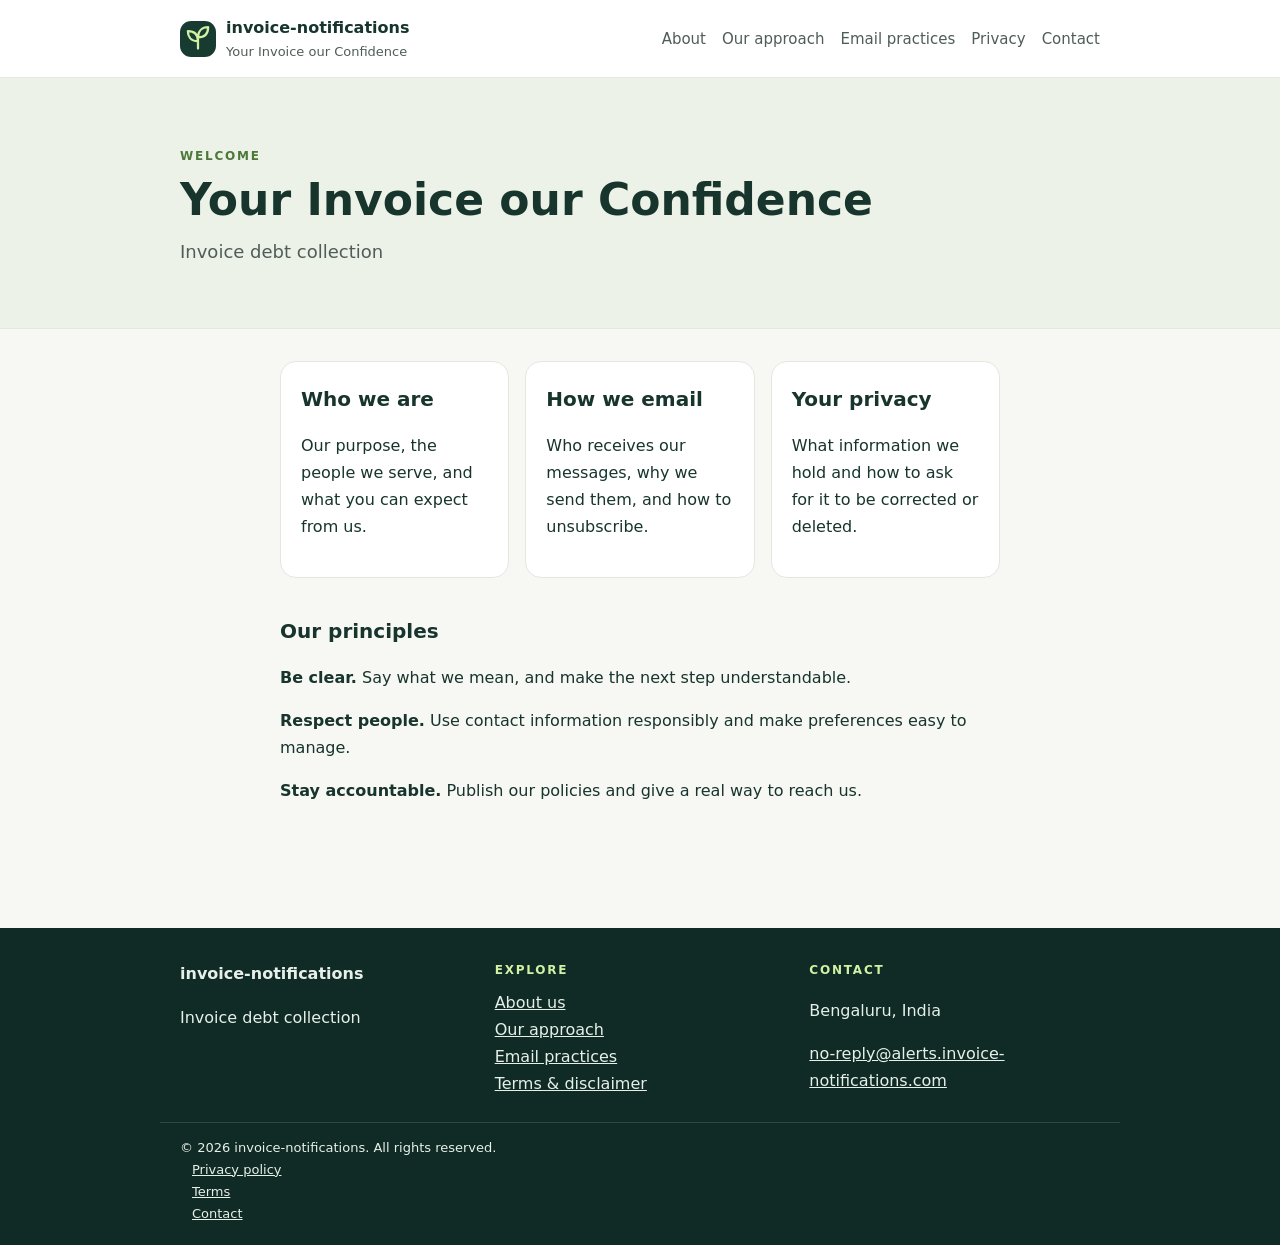
<file: index.html>
<!doctype html>
<html lang="en">
<head>
<meta charset="utf-8">
<meta name="viewport" content="width=device-width, initial-scale=1">
<title>Home | invoice-notifications</title>
<meta name="description" content="Invoice debt collection">
<link rel="canonical" href="https://invoice-notifications.com/">
<link rel="icon" type="image/svg+xml" href="/favicon.svg">
<link rel="stylesheet" href="/style.css">
</head>
<body>
<a class="skip" href="#main">Skip to content</a>
<header class="site"><div class="wrap bar">
  <a class="brand" href="/"><img src="/favicon.svg" alt="" width="36" height="36"><span><strong>invoice-notifications</strong><small>Your Invoice our Confidence</small></span></a>
  <nav aria-label="Main"><a href="/about.html">About</a><a href="/approach.html">Our approach</a><a href="/email-practices.html">Email practices</a><a href="/privacy.html">Privacy</a><a href="/contact.html">Contact</a></nav>
</div></header>
<main id="main">
<section class="intro"><div class="wrap">
  <p class="eyebrow">Welcome</p>
  <h1>Your Invoice our Confidence</h1>
  <p class="lead">Invoice debt collection</p>
</div></section>
<div class="wrap content">
<div class="cards"><a class="card" href="/about"><h2>Who we are</h2><p>Our purpose, the people we serve, and what you can expect from us.</p></a><a class="card" href="/email-practices"><h2>How we email</h2><p>Who receives our messages, why we send them, and how to unsubscribe.</p></a><a class="card" href="/privacy"><h2>Your privacy</h2><p>What information we hold and how to ask for it to be corrected or deleted.</p></a></div><section><h2>Our principles</h2><p><strong>Be clear.</strong> Say what we mean, and make the next step understandable.</p><p><strong>Respect people.</strong> Use contact information responsibly and make preferences easy to manage.</p><p><strong>Stay accountable.</strong> Publish our policies and give a real way to reach us.</p></section>
</div>
</main>
<footer class="site"><div class="wrap cols">
  <div><strong>invoice-notifications</strong><p>Invoice debt collection</p></div>
  <div><p class="eyebrow">Explore</p><a href="/about">About us</a><a href="/approach">Our approach</a><a href="/email-practices">Email practices</a><a href="/terms">Terms &amp; disclaimer</a></div>
  <div><p class="eyebrow">Contact</p><p>Bengaluru, India</p><a href="mailto:no-reply@alerts.invoice-notifications.com">no-reply@alerts.invoice-notifications.com</a></div>
</div><div class="wrap legal">&copy; 2026 invoice-notifications. All rights reserved. <a href="/privacy">Privacy policy</a> <a href="/terms">Terms</a> <a href="/contact">Contact</a></div></footer>
</body>
</html>
</file>
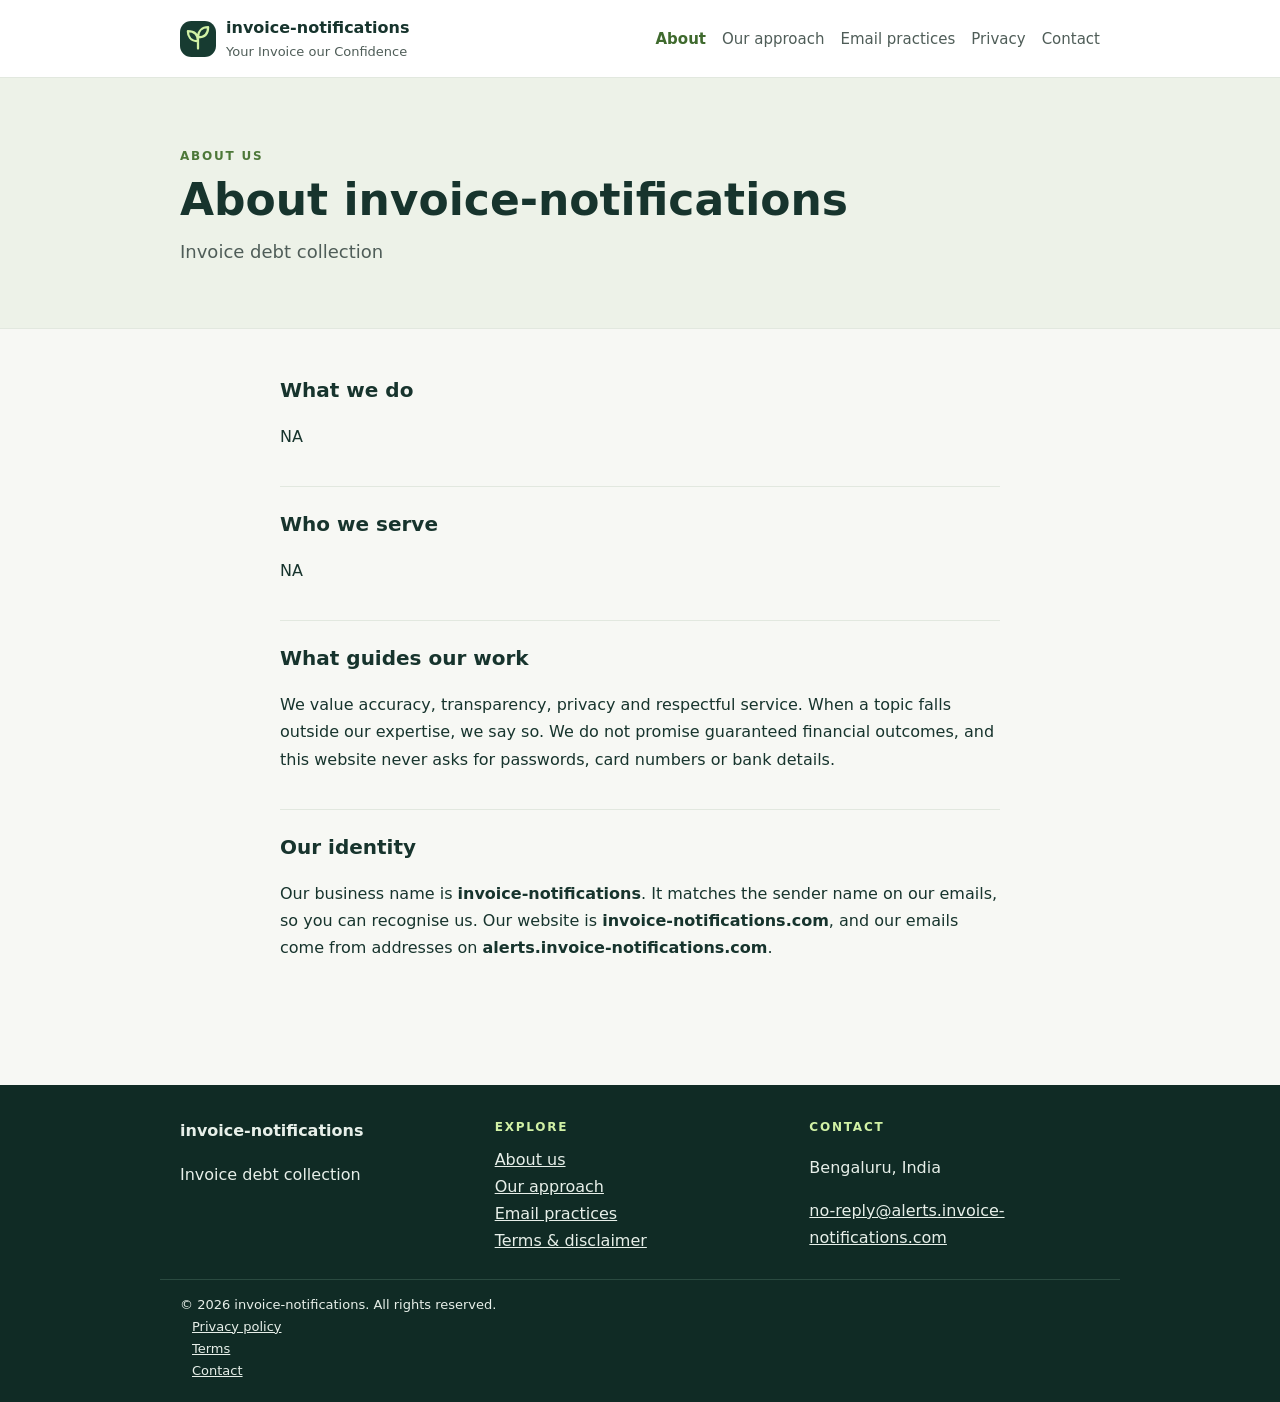
<file: about.html>
<!doctype html>
<html lang="en">
<head>
<meta charset="utf-8">
<meta name="viewport" content="width=device-width, initial-scale=1">
<title>About us | invoice-notifications</title>
<meta name="description" content="Who invoice-notifications is, what we do and who we serve.">
<link rel="canonical" href="https://invoice-notifications.com/about">
<link rel="icon" type="image/svg+xml" href="/favicon.svg">
<link rel="stylesheet" href="/style.css">
</head>
<body>
<a class="skip" href="#main">Skip to content</a>
<header class="site"><div class="wrap bar">
  <a class="brand" href="/"><img src="/favicon.svg" alt="" width="36" height="36"><span><strong>invoice-notifications</strong><small>Your Invoice our Confidence</small></span></a>
  <nav aria-label="Main"><a href="/about.html" aria-current="page">About</a><a href="/approach.html">Our approach</a><a href="/email-practices.html">Email practices</a><a href="/privacy.html">Privacy</a><a href="/contact.html">Contact</a></nav>
</div></header>
<main id="main">
<section class="intro"><div class="wrap">
  <p class="eyebrow">About us</p>
  <h1>About invoice-notifications</h1>
  <p class="lead">Invoice debt collection</p>
</div></section>
<div class="wrap content">
<section><h2>What we do</h2><p>NA</p></section><section><h2>Who we serve</h2><p>NA</p></section><section><h2>What guides our work</h2><p>We value accuracy, transparency, privacy and respectful service. When a topic falls outside our expertise, we say so. We do not promise guaranteed financial outcomes, and this website never asks for passwords, card numbers or bank details.</p></section><section><h2>Our identity</h2><p>Our business name is <strong>invoice-notifications</strong>. It matches the sender name on our emails, so you can recognise us. Our website is <strong>invoice-notifications.com</strong>, and our emails come from addresses on <strong>alerts.invoice-notifications.com</strong>.</p></section>
</div>
</main>
<footer class="site"><div class="wrap cols">
  <div><strong>invoice-notifications</strong><p>Invoice debt collection</p></div>
  <div><p class="eyebrow">Explore</p><a href="/about">About us</a><a href="/approach">Our approach</a><a href="/email-practices">Email practices</a><a href="/terms">Terms &amp; disclaimer</a></div>
  <div><p class="eyebrow">Contact</p><p>Bengaluru, India</p><a href="mailto:no-reply@alerts.invoice-notifications.com">no-reply@alerts.invoice-notifications.com</a></div>
</div><div class="wrap legal">&copy; 2026 invoice-notifications. All rights reserved. <a href="/privacy">Privacy policy</a> <a href="/terms">Terms</a> <a href="/contact">Contact</a></div></footer>
</body>
</html>
</file>
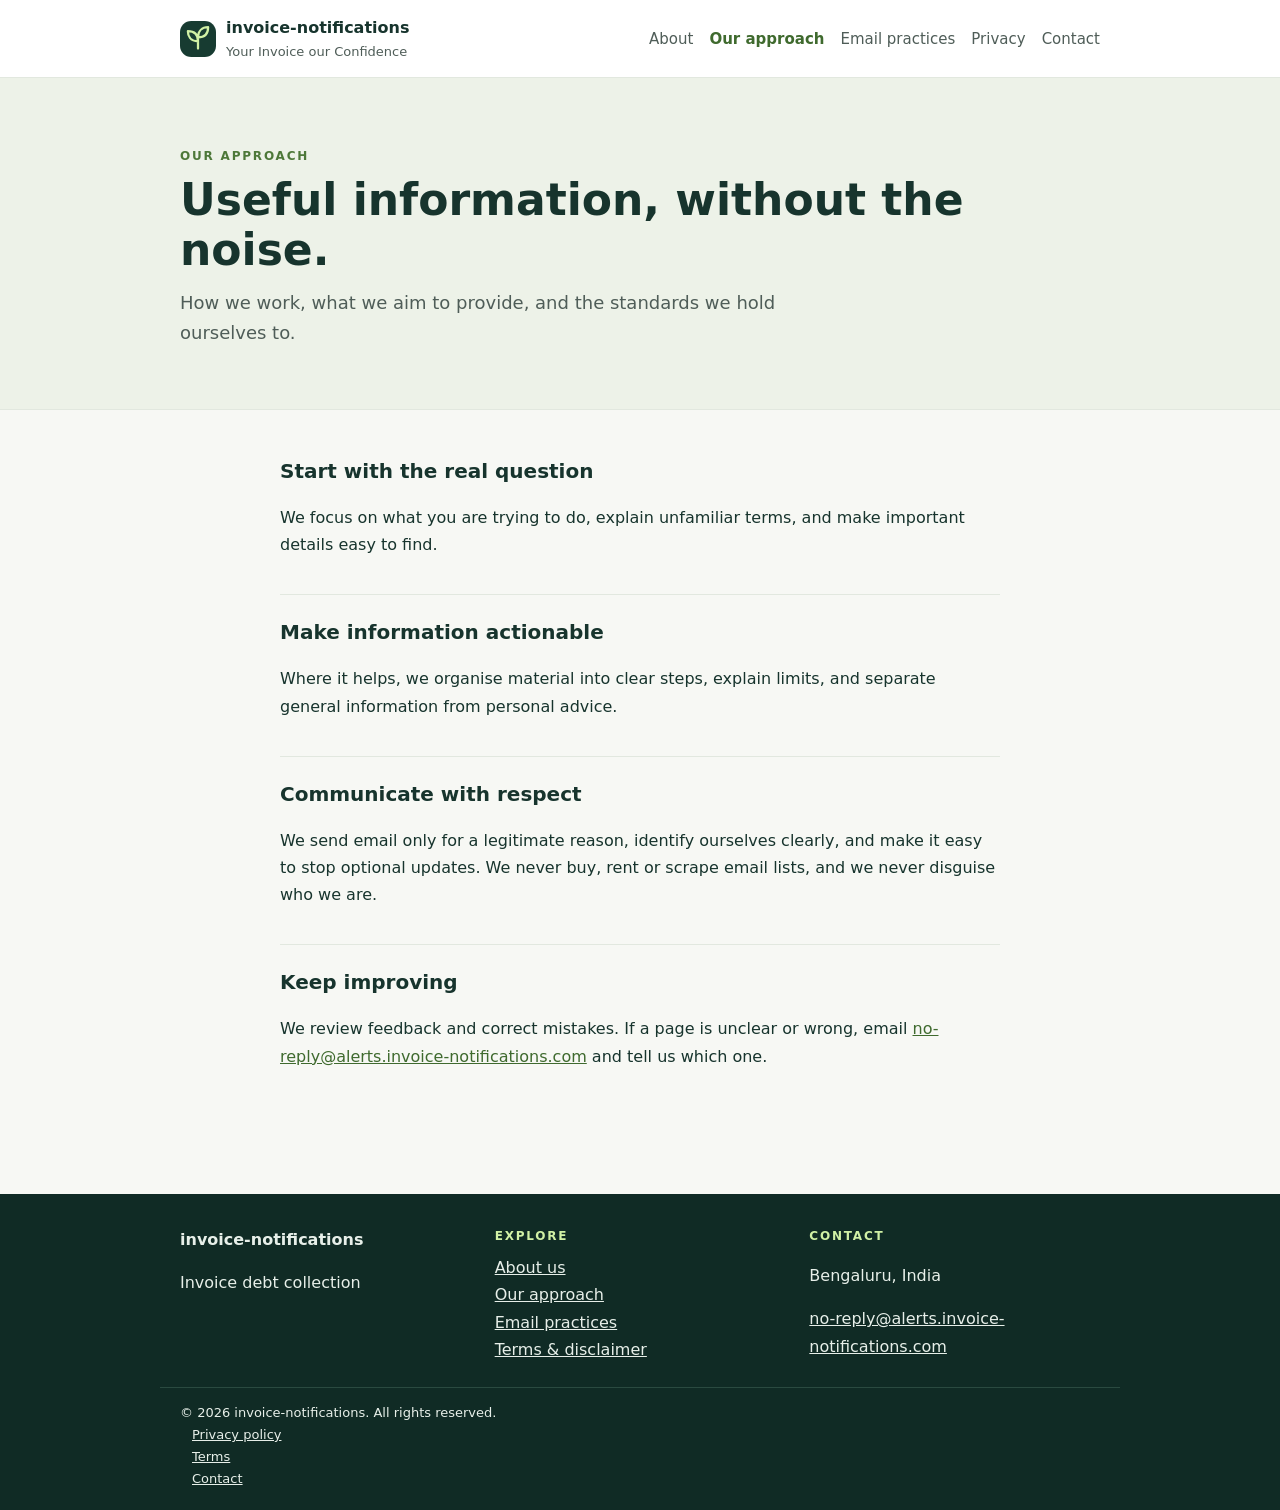
<file: approach.html>
<!doctype html>
<html lang="en">
<head>
<meta charset="utf-8">
<meta name="viewport" content="width=device-width, initial-scale=1">
<title>Our approach | invoice-notifications</title>
<meta name="description" content="How invoice-notifications works and the standards we keep.">
<link rel="canonical" href="https://invoice-notifications.com/approach">
<link rel="icon" type="image/svg+xml" href="/favicon.svg">
<link rel="stylesheet" href="/style.css">
</head>
<body>
<a class="skip" href="#main">Skip to content</a>
<header class="site"><div class="wrap bar">
  <a class="brand" href="/"><img src="/favicon.svg" alt="" width="36" height="36"><span><strong>invoice-notifications</strong><small>Your Invoice our Confidence</small></span></a>
  <nav aria-label="Main"><a href="/about.html">About</a><a href="/approach.html" aria-current="page">Our approach</a><a href="/email-practices.html">Email practices</a><a href="/privacy.html">Privacy</a><a href="/contact.html">Contact</a></nav>
</div></header>
<main id="main">
<section class="intro"><div class="wrap">
  <p class="eyebrow">Our approach</p>
  <h1>Useful information, without the noise.</h1>
  <p class="lead">How we work, what we aim to provide, and the standards we hold ourselves to.</p>
</div></section>
<div class="wrap content">
<section><h2>Start with the real question</h2><p>We focus on what you are trying to do, explain unfamiliar terms, and make important details easy to find.</p></section><section><h2>Make information actionable</h2><p>Where it helps, we organise material into clear steps, explain limits, and separate general information from personal advice.</p></section><section><h2>Communicate with respect</h2><p>We send email only for a legitimate reason, identify ourselves clearly, and make it easy to stop optional updates. We never buy, rent or scrape email lists, and we never disguise who we are.</p></section><section><h2>Keep improving</h2><p>We review feedback and correct mistakes. If a page is unclear or wrong, email <a href="mailto:no-reply@alerts.invoice-notifications.com">no-reply@alerts.invoice-notifications.com</a> and tell us which one.</p></section>
</div>
</main>
<footer class="site"><div class="wrap cols">
  <div><strong>invoice-notifications</strong><p>Invoice debt collection</p></div>
  <div><p class="eyebrow">Explore</p><a href="/about">About us</a><a href="/approach">Our approach</a><a href="/email-practices">Email practices</a><a href="/terms">Terms &amp; disclaimer</a></div>
  <div><p class="eyebrow">Contact</p><p>Bengaluru, India</p><a href="mailto:no-reply@alerts.invoice-notifications.com">no-reply@alerts.invoice-notifications.com</a></div>
</div><div class="wrap legal">&copy; 2026 invoice-notifications. All rights reserved. <a href="/privacy">Privacy policy</a> <a href="/terms">Terms</a> <a href="/contact">Contact</a></div></footer>
</body>
</html>
</file>
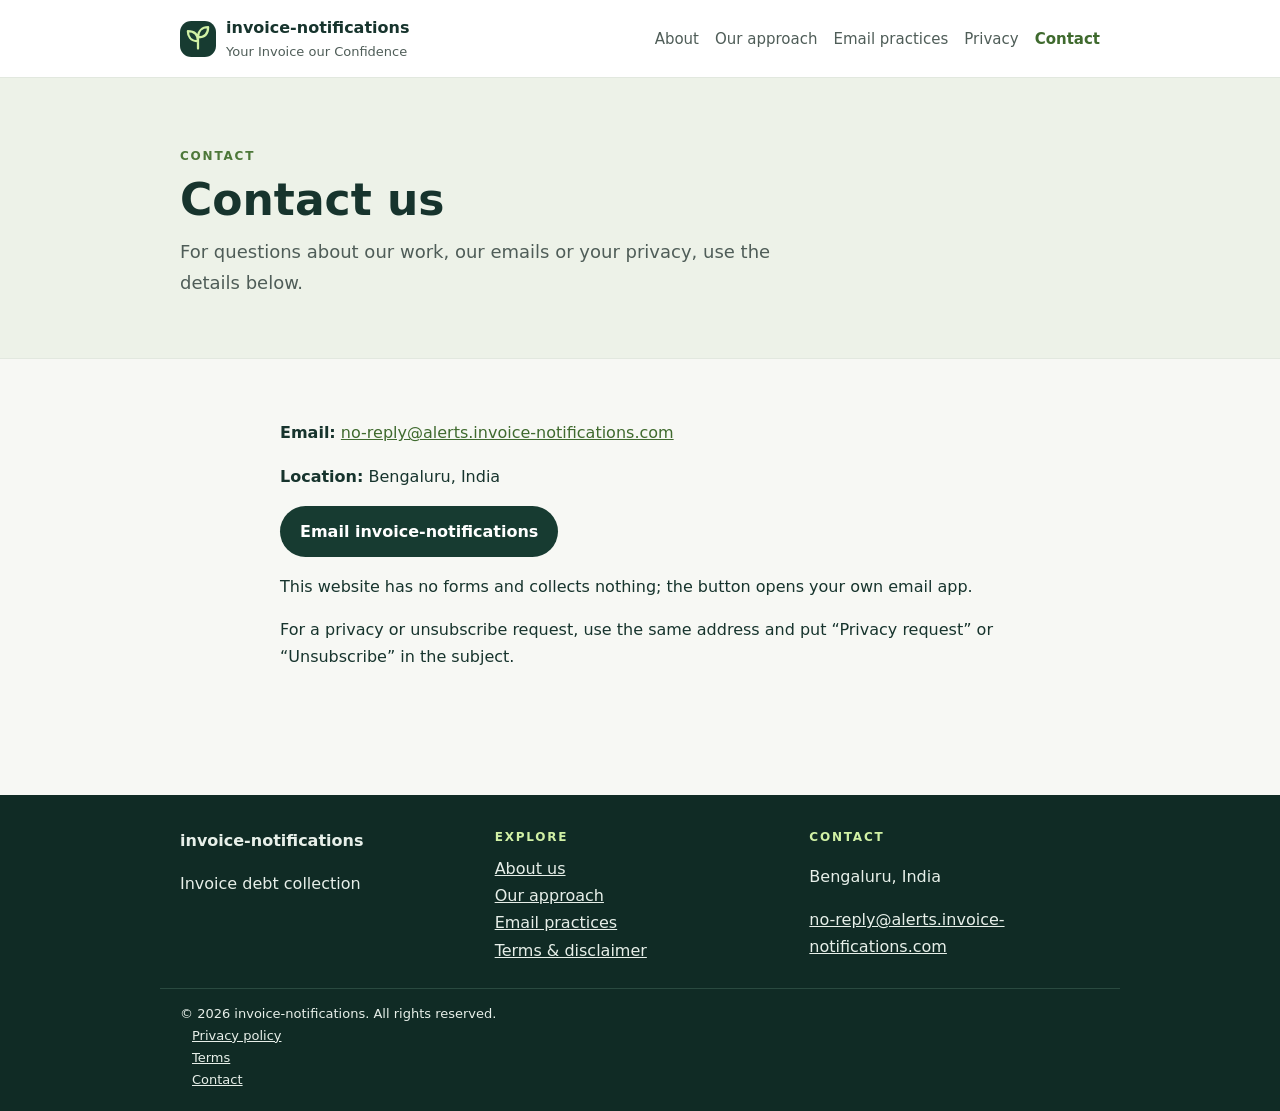
<file: contact.html>
<!doctype html>
<html lang="en">
<head>
<meta charset="utf-8">
<meta name="viewport" content="width=device-width, initial-scale=1">
<title>Contact | invoice-notifications</title>
<meta name="description" content="How to contact invoice-notifications.">
<link rel="canonical" href="https://invoice-notifications.com/contact">
<link rel="icon" type="image/svg+xml" href="/favicon.svg">
<link rel="stylesheet" href="/style.css">
</head>
<body>
<a class="skip" href="#main">Skip to content</a>
<header class="site"><div class="wrap bar">
  <a class="brand" href="/"><img src="/favicon.svg" alt="" width="36" height="36"><span><strong>invoice-notifications</strong><small>Your Invoice our Confidence</small></span></a>
  <nav aria-label="Main"><a href="/about.html">About</a><a href="/approach.html">Our approach</a><a href="/email-practices.html">Email practices</a><a href="/privacy.html">Privacy</a><a href="/contact.html" aria-current="page">Contact</a></nav>
</div></header>
<main id="main">
<section class="intro"><div class="wrap">
  <p class="eyebrow">Contact</p>
  <h1>Contact us</h1>
  <p class="lead">For questions about our work, our emails or your privacy, use the details below.</p>
</div></section>
<div class="wrap content">
<section class="contact"><p><strong>Email:</strong> <a href="mailto:no-reply@alerts.invoice-notifications.com">no-reply@alerts.invoice-notifications.com</a></p><p><strong>Location:</strong> Bengaluru, India</p><p><a class="button" href="mailto:no-reply@alerts.invoice-notifications.com?subject=Website%20enquiry">Email invoice-notifications</a></p><p>This website has no forms and collects nothing; the button opens your own email app.</p><p>For a privacy or unsubscribe request, use the same address and put &ldquo;Privacy request&rdquo; or &ldquo;Unsubscribe&rdquo; in the subject.</p></section>
</div>
</main>
<footer class="site"><div class="wrap cols">
  <div><strong>invoice-notifications</strong><p>Invoice debt collection</p></div>
  <div><p class="eyebrow">Explore</p><a href="/about">About us</a><a href="/approach">Our approach</a><a href="/email-practices">Email practices</a><a href="/terms">Terms &amp; disclaimer</a></div>
  <div><p class="eyebrow">Contact</p><p>Bengaluru, India</p><a href="mailto:no-reply@alerts.invoice-notifications.com">no-reply@alerts.invoice-notifications.com</a></div>
</div><div class="wrap legal">&copy; 2026 invoice-notifications. All rights reserved. <a href="/privacy">Privacy policy</a> <a href="/terms">Terms</a> <a href="/contact">Contact</a></div></footer>
</body>
</html>
</file>
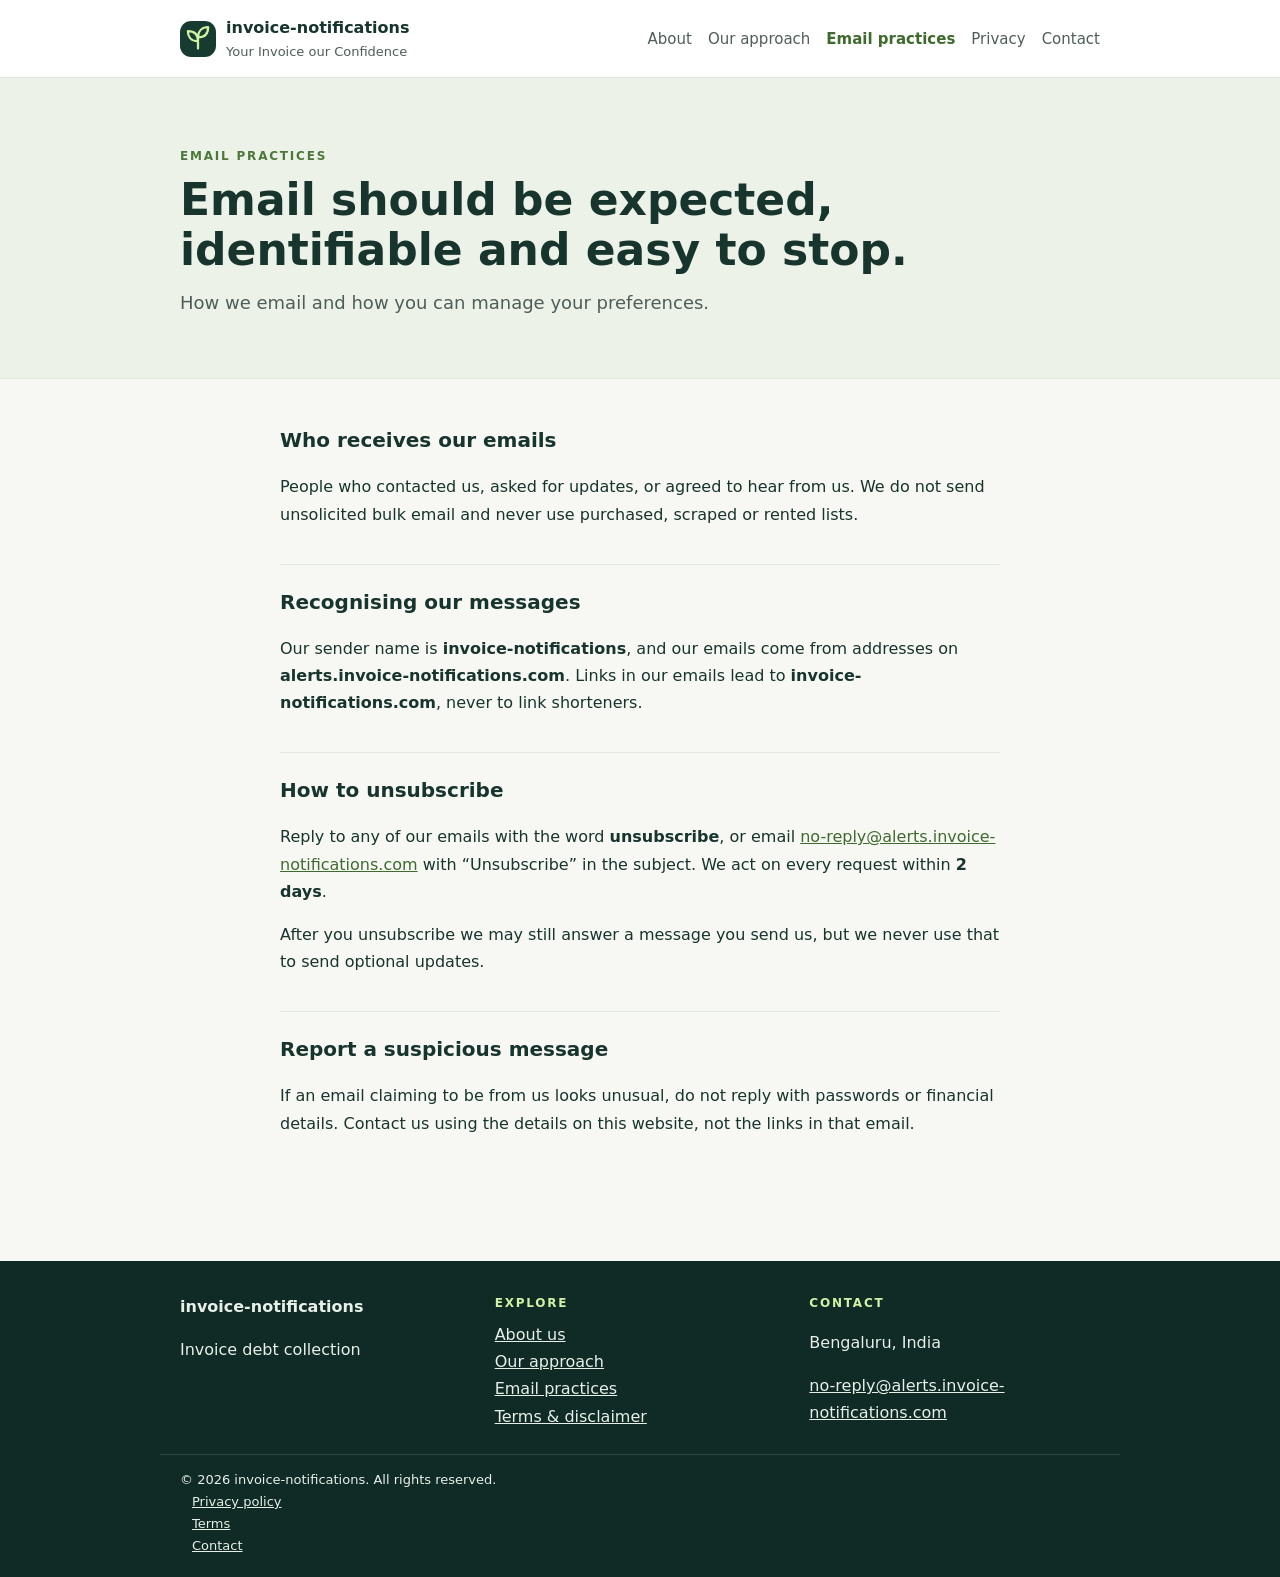
<file: email-practices.html>
<!doctype html>
<html lang="en">
<head>
<meta charset="utf-8">
<meta name="viewport" content="width=device-width, initial-scale=1">
<title>Email practices | invoice-notifications</title>
<meta name="description" content="Who receives emails from invoice-notifications, and how to unsubscribe.">
<link rel="canonical" href="https://invoice-notifications.com/email-practices">
<link rel="icon" type="image/svg+xml" href="/favicon.svg">
<link rel="stylesheet" href="/style.css">
</head>
<body>
<a class="skip" href="#main">Skip to content</a>
<header class="site"><div class="wrap bar">
  <a class="brand" href="/"><img src="/favicon.svg" alt="" width="36" height="36"><span><strong>invoice-notifications</strong><small>Your Invoice our Confidence</small></span></a>
  <nav aria-label="Main"><a href="/about.html">About</a><a href="/approach.html">Our approach</a><a href="/email-practices.html" aria-current="page">Email practices</a><a href="/privacy.html">Privacy</a><a href="/contact.html">Contact</a></nav>
</div></header>
<main id="main">
<section class="intro"><div class="wrap">
  <p class="eyebrow">Email practices</p>
  <h1>Email should be expected, identifiable and easy to stop.</h1>
  <p class="lead">How we email and how you can manage your preferences.</p>
</div></section>
<div class="wrap content">
<section><h2>Who receives our emails</h2><p>People who contacted us, asked for updates, or agreed to hear from us. We do not send unsolicited bulk email and never use purchased, scraped or rented lists.</p></section><section><h2>Recognising our messages</h2><p>Our sender name is <strong>invoice-notifications</strong>, and our emails come from addresses on <strong>alerts.invoice-notifications.com</strong>. Links in our emails lead to <strong>invoice-notifications.com</strong>, never to link shorteners.</p></section><section><h2>How to unsubscribe</h2><p>Reply to any of our emails with the word <strong>unsubscribe</strong>, or email <a href="mailto:no-reply@alerts.invoice-notifications.com">no-reply@alerts.invoice-notifications.com</a> with &ldquo;Unsubscribe&rdquo; in the subject. We act on every request within <strong>2 days</strong>.</p><p>After you unsubscribe we may still answer a message you send us, but we never use that to send optional updates.</p></section><section><h2>Report a suspicious message</h2><p>If an email claiming to be from us looks unusual, do not reply with passwords or financial details. Contact us using the details on this website, not the links in that email.</p></section>
</div>
</main>
<footer class="site"><div class="wrap cols">
  <div><strong>invoice-notifications</strong><p>Invoice debt collection</p></div>
  <div><p class="eyebrow">Explore</p><a href="/about">About us</a><a href="/approach">Our approach</a><a href="/email-practices">Email practices</a><a href="/terms">Terms &amp; disclaimer</a></div>
  <div><p class="eyebrow">Contact</p><p>Bengaluru, India</p><a href="mailto:no-reply@alerts.invoice-notifications.com">no-reply@alerts.invoice-notifications.com</a></div>
</div><div class="wrap legal">&copy; 2026 invoice-notifications. All rights reserved. <a href="/privacy">Privacy policy</a> <a href="/terms">Terms</a> <a href="/contact">Contact</a></div></footer>
</body>
</html>
</file>
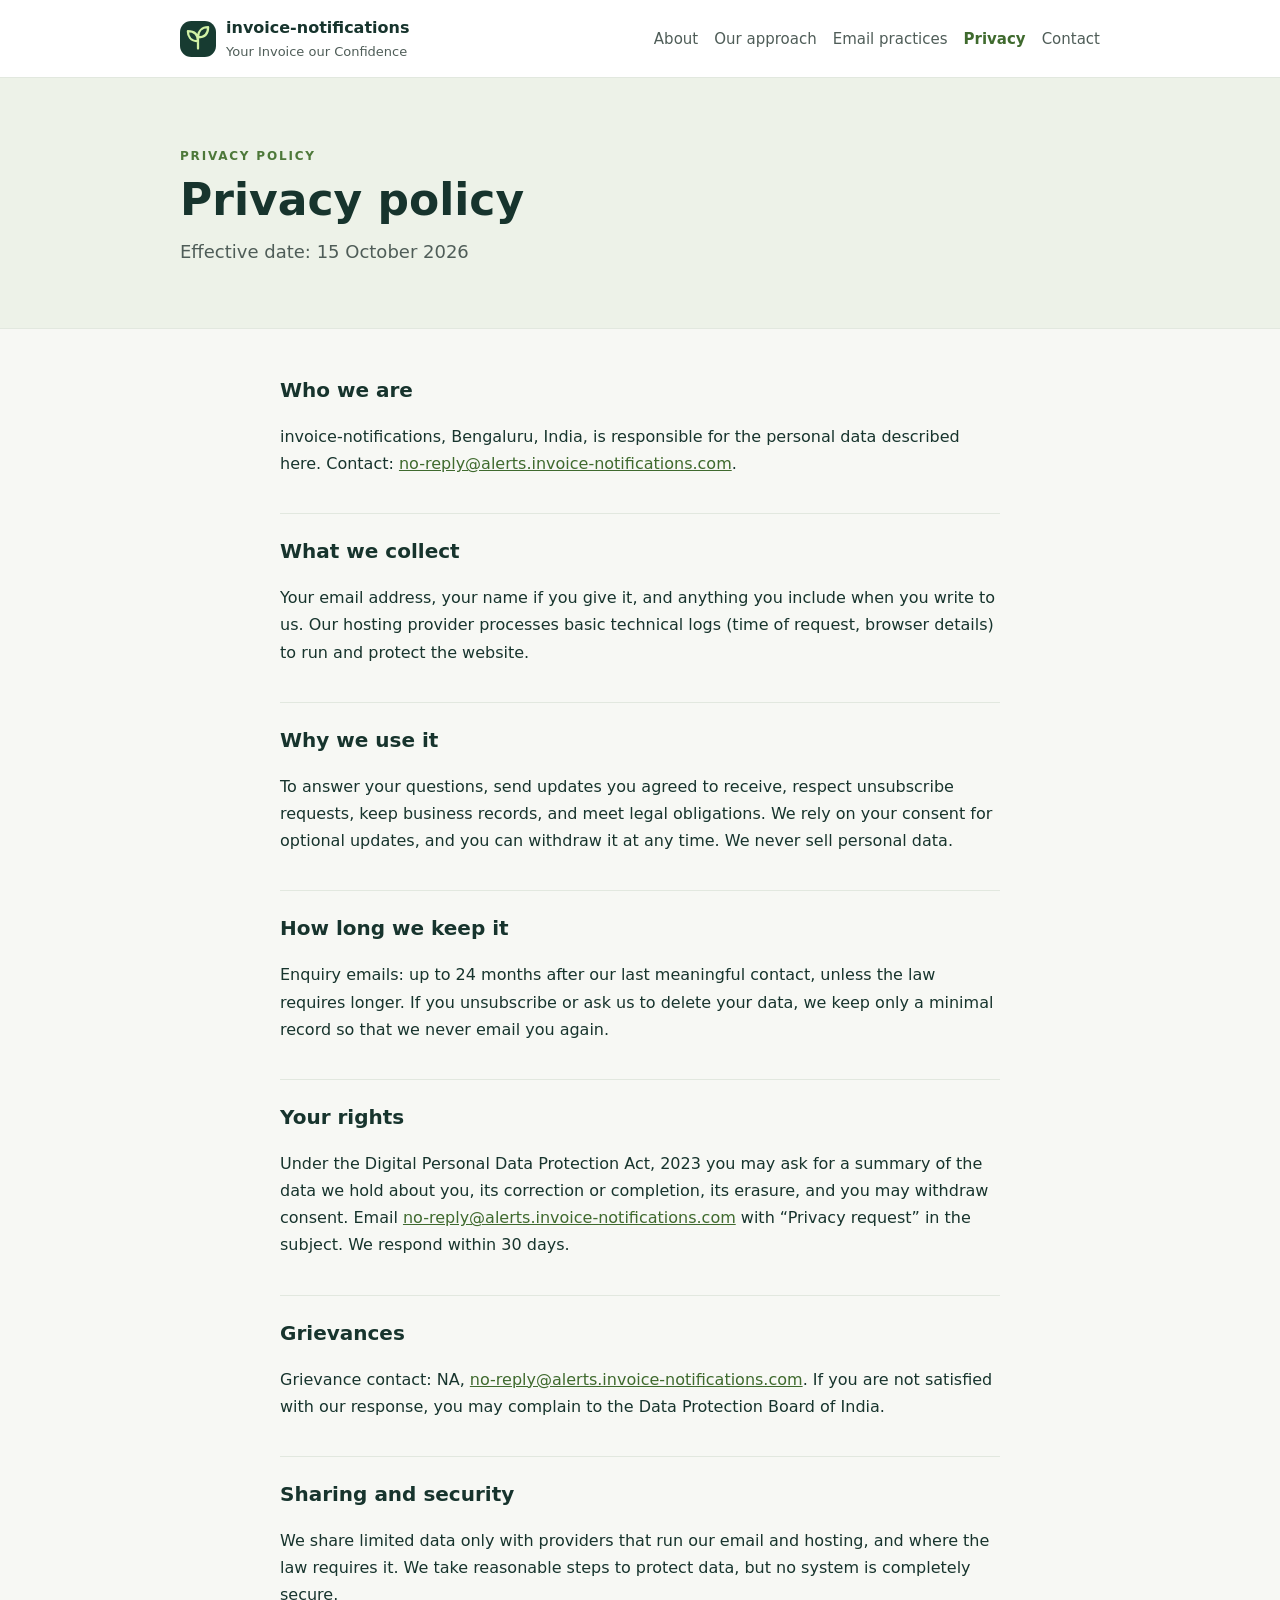
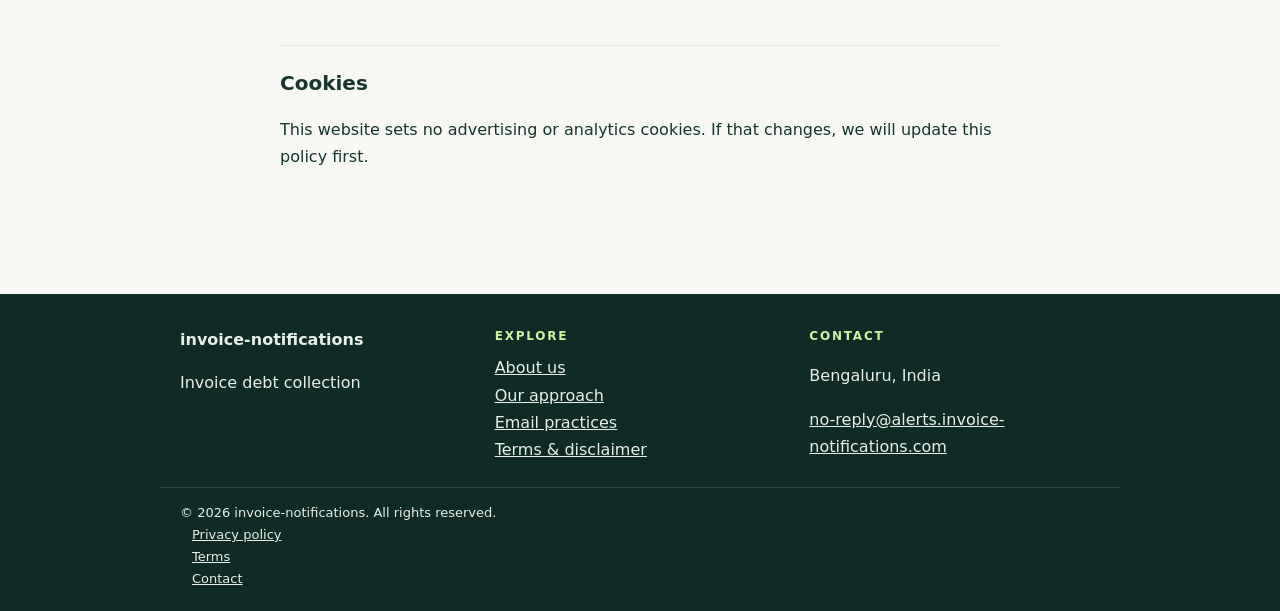
<file: privacy.html>
<!doctype html>
<html lang="en">
<head>
<meta charset="utf-8">
<meta name="viewport" content="width=device-width, initial-scale=1">
<title>Privacy policy | invoice-notifications</title>
<meta name="description" content="How invoice-notifications handles personal data under India's Digital Personal Data Protection Act, 2023.">
<link rel="canonical" href="https://invoice-notifications.com/privacy">
<link rel="icon" type="image/svg+xml" href="/favicon.svg">
<link rel="stylesheet" href="/style.css">
</head>
<body>
<a class="skip" href="#main">Skip to content</a>
<header class="site"><div class="wrap bar">
  <a class="brand" href="/"><img src="/favicon.svg" alt="" width="36" height="36"><span><strong>invoice-notifications</strong><small>Your Invoice our Confidence</small></span></a>
  <nav aria-label="Main"><a href="/about.html">About</a><a href="/approach.html">Our approach</a><a href="/email-practices.html">Email practices</a><a href="/privacy.html" aria-current="page">Privacy</a><a href="/contact.html">Contact</a></nav>
</div></header>
<main id="main">
<section class="intro"><div class="wrap">
  <p class="eyebrow">Privacy policy</p>
  <h1>Privacy policy</h1>
  <p class="lead">Effective date: 15 October 2026</p>
</div></section>
<div class="wrap content">
<section><h2>Who we are</h2><p>invoice-notifications, Bengaluru, India, is responsible for the personal data described here. Contact: <a href="mailto:no-reply@alerts.invoice-notifications.com">no-reply@alerts.invoice-notifications.com</a>.</p></section><section><h2>What we collect</h2><p>Your email address, your name if you give it, and anything you include when you write to us. Our hosting provider processes basic technical logs (time of request, browser details) to run and protect the website.</p></section><section><h2>Why we use it</h2><p>To answer your questions, send updates you agreed to receive, respect unsubscribe requests, keep business records, and meet legal obligations. We rely on your consent for optional updates, and you can withdraw it at any time. We never sell personal data.</p></section><section><h2>How long we keep it</h2><p>Enquiry emails: up to 24 months after our last meaningful contact, unless the law requires longer. If you unsubscribe or ask us to delete your data, we keep only a minimal record so that we never email you again.</p></section><section><h2>Your rights</h2><p>Under the Digital Personal Data Protection Act, 2023 you may ask for a summary of the data we hold about you, its correction or completion, its erasure, and you may withdraw consent. Email <a href="mailto:no-reply@alerts.invoice-notifications.com">no-reply@alerts.invoice-notifications.com</a> with &ldquo;Privacy request&rdquo; in the subject. We respond within 30 days.</p></section><section><h2>Grievances</h2><p>Grievance contact: NA, <a href="mailto:no-reply@alerts.invoice-notifications.com">no-reply@alerts.invoice-notifications.com</a>. If you are not satisfied with our response, you may complain to the Data Protection Board of India.</p></section><section><h2>Sharing and security</h2><p>We share limited data only with providers that run our email and hosting, and where the law requires it. We take reasonable steps to protect data, but no system is completely secure.</p></section><section><h2>Cookies</h2><p>This website sets no advertising or analytics cookies. If that changes, we will update this policy first.</p></section>
</div>
</main>
<footer class="site"><div class="wrap cols">
  <div><strong>invoice-notifications</strong><p>Invoice debt collection</p></div>
  <div><p class="eyebrow">Explore</p><a href="/about">About us</a><a href="/approach">Our approach</a><a href="/email-practices">Email practices</a><a href="/terms">Terms &amp; disclaimer</a></div>
  <div><p class="eyebrow">Contact</p><p>Bengaluru, India</p><a href="mailto:no-reply@alerts.invoice-notifications.com">no-reply@alerts.invoice-notifications.com</a></div>
</div><div class="wrap legal">&copy; 2026 invoice-notifications. All rights reserved. <a href="/privacy">Privacy policy</a> <a href="/terms">Terms</a> <a href="/contact">Contact</a></div></footer>
</body>
</html>
</file>
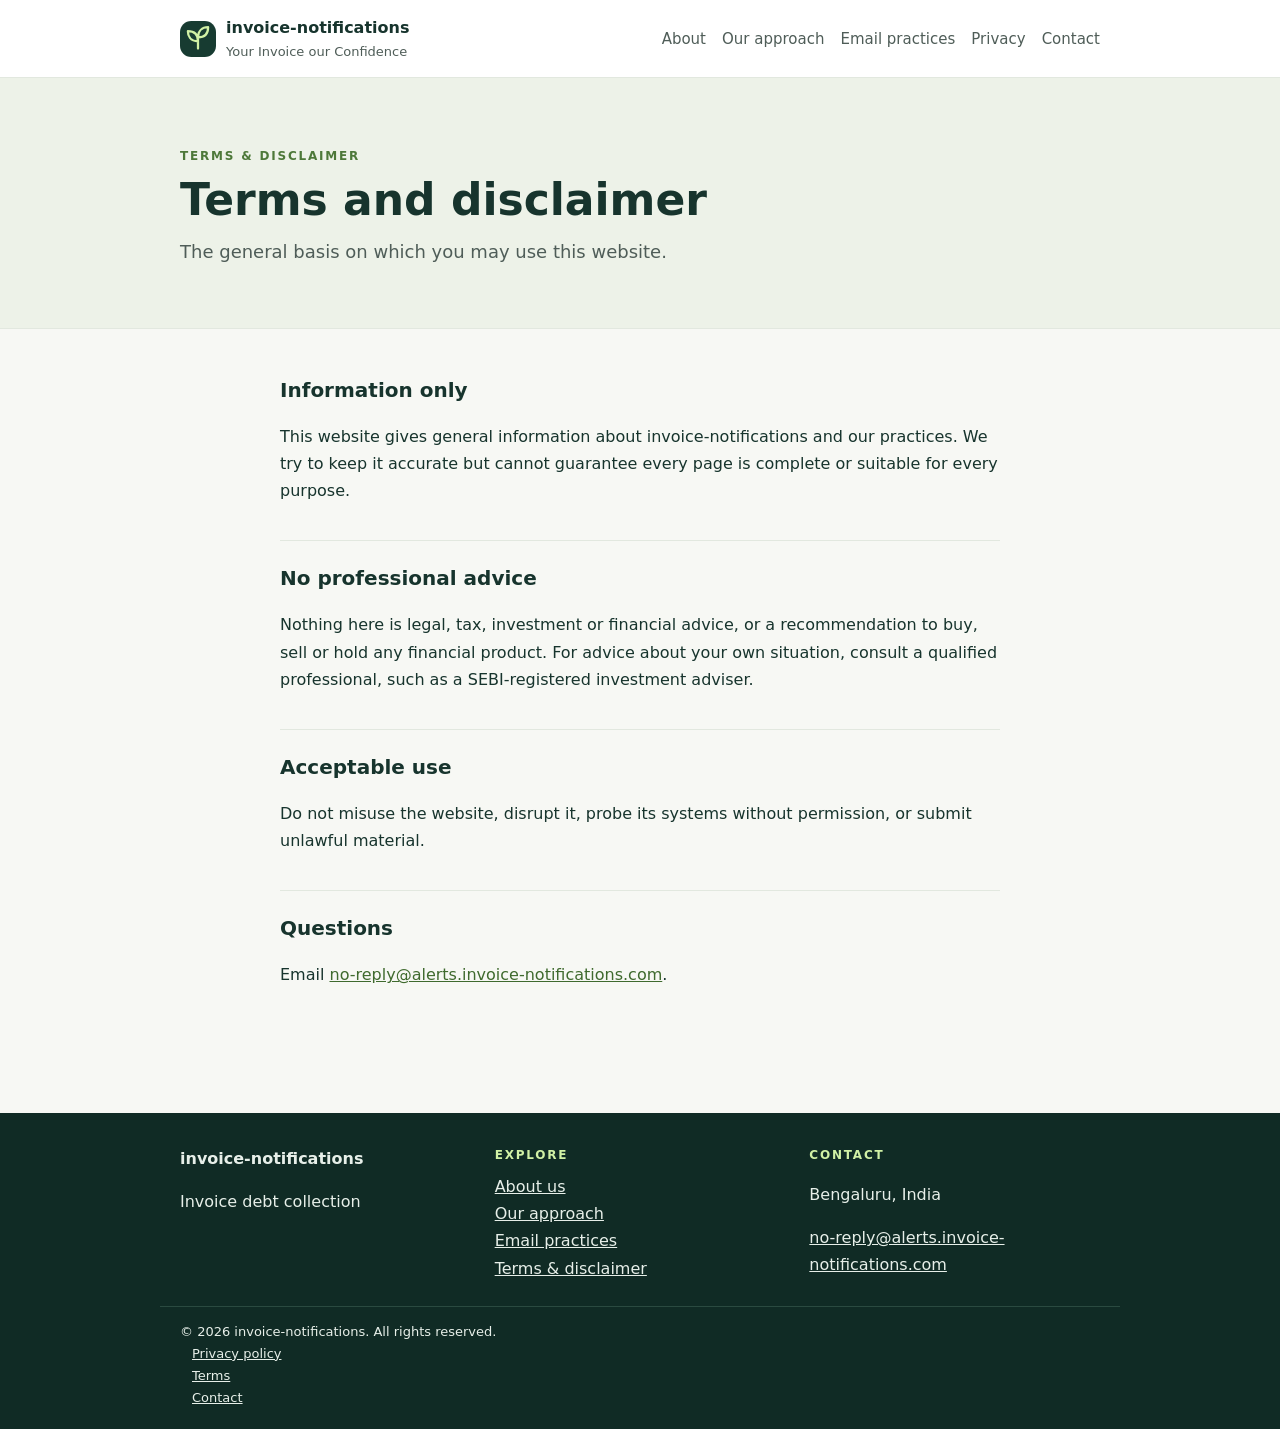
<file: terms.html>
<!doctype html>
<html lang="en">
<head>
<meta charset="utf-8">
<meta name="viewport" content="width=device-width, initial-scale=1">
<title>Terms and disclaimer | invoice-notifications</title>
<meta name="description" content="The terms for using the invoice-notifications website.">
<link rel="canonical" href="https://invoice-notifications.com/terms">
<link rel="icon" type="image/svg+xml" href="/favicon.svg">
<link rel="stylesheet" href="/style.css">
</head>
<body>
<a class="skip" href="#main">Skip to content</a>
<header class="site"><div class="wrap bar">
  <a class="brand" href="/"><img src="/favicon.svg" alt="" width="36" height="36"><span><strong>invoice-notifications</strong><small>Your Invoice our Confidence</small></span></a>
  <nav aria-label="Main"><a href="/about.html">About</a><a href="/approach.html">Our approach</a><a href="/email-practices.html">Email practices</a><a href="/privacy.html">Privacy</a><a href="/contact.html">Contact</a></nav>
</div></header>
<main id="main">
<section class="intro"><div class="wrap">
  <p class="eyebrow">Terms &amp; disclaimer</p>
  <h1>Terms and disclaimer</h1>
  <p class="lead">The general basis on which you may use this website.</p>
</div></section>
<div class="wrap content">
<section><h2>Information only</h2><p>This website gives general information about invoice-notifications and our practices. We try to keep it accurate but cannot guarantee every page is complete or suitable for every purpose.</p></section><section><h2>No professional advice</h2><p>Nothing here is legal, tax, investment or financial advice, or a recommendation to buy, sell or hold any financial product. For advice about your own situation, consult a qualified professional, such as a SEBI-registered investment adviser.</p></section><section><h2>Acceptable use</h2><p>Do not misuse the website, disrupt it, probe its systems without permission, or submit unlawful material.</p></section><section><h2>Questions</h2><p>Email <a href="mailto:no-reply@alerts.invoice-notifications.com">no-reply@alerts.invoice-notifications.com</a>.</p></section>
</div>
</main>
<footer class="site"><div class="wrap cols">
  <div><strong>invoice-notifications</strong><p>Invoice debt collection</p></div>
  <div><p class="eyebrow">Explore</p><a href="/about">About us</a><a href="/approach">Our approach</a><a href="/email-practices">Email practices</a><a href="/terms">Terms &amp; disclaimer</a></div>
  <div><p class="eyebrow">Contact</p><p>Bengaluru, India</p><a href="mailto:no-reply@alerts.invoice-notifications.com">no-reply@alerts.invoice-notifications.com</a></div>
</div><div class="wrap legal">&copy; 2026 invoice-notifications. All rights reserved. <a href="/privacy">Privacy policy</a> <a href="/terms">Terms</a> <a href="/contact">Contact</a></div></footer>
</body>
</html>
</file>
<file: style.css>
*{box-sizing:border-box}
:root{--ink:#17342d;--muted:#4f5d58;--bg:#f7f8f4;--panel:#ffffff;--line:#e2e8df;--dark:#173b31;--accent:#d1f1a5;--link:#3f6a2e}
body{margin:0;font:16px/1.7 system-ui,-apple-system,"Segoe UI",Roboto,sans-serif;color:var(--ink);background:var(--bg)}
a{color:var(--link)}
.wrap{max-width:960px;margin:0 auto;padding:0 20px}
.skip{position:absolute;left:-999px}.skip:focus{left:8px;top:8px;background:#fff;padding:8px;z-index:9}
header.site{background:var(--panel);border-bottom:1px solid var(--line)}
.bar{display:flex;flex-wrap:wrap;gap:12px;align-items:center;justify-content:space-between;padding-top:14px;padding-bottom:14px}
.brand{display:flex;gap:10px;align-items:center;color:var(--ink);text-decoration:none}
.brand small{display:block;color:var(--muted);font-size:13px}
nav a{margin-left:16px;color:var(--muted);text-decoration:none;font-size:15px}
nav a[aria-current]{color:var(--link);font-weight:600}
.intro{background:#edf2e8;border-bottom:1px solid var(--line)}.intro .wrap{padding-top:48px;padding-bottom:40px}
.eyebrow{text-transform:uppercase;letter-spacing:.15em;font-size:12px;font-weight:700;color:#4d7839;margin:0 0 8px}
h1{font-size:clamp(28px,5vw,44px);line-height:1.15;margin:0 0 12px}
.lead{font-size:18px;color:var(--muted);max-width:640px;margin:0}
.content{padding-top:24px;padding-bottom:48px;max-width:760px}
section{border-bottom:1px solid var(--line);padding:20px 0}section:last-child{border-bottom:0}
h2{font-size:20px;margin:0 0 8px}
.cards{display:grid;gap:16px;grid-template-columns:repeat(auto-fit,minmax(220px,1fr));margin:8px 0 16px}
.card{display:block;background:var(--panel);border:1px solid var(--line);border-radius:16px;padding:20px;color:var(--ink);text-decoration:none}
.card:hover{border-color:#b9c9b0}
.button{display:inline-block;background:var(--dark);color:#fff;padding:12px 20px;border-radius:999px;text-decoration:none;font-weight:600}
a:focus-visible,.button:focus-visible{outline:3px solid #4d7839;outline-offset:2px}
footer.site{background:#102b25;color:#e7efe9;margin-top:40px}
footer.site a{color:#e7efe9;display:block}
.cols{display:grid;gap:24px;grid-template-columns:repeat(auto-fit,minmax(200px,1fr));padding-top:32px;padding-bottom:24px}
footer .eyebrow{color:var(--accent)}
.legal{border-top:1px solid #2a4a40;padding-top:14px;padding-bottom:20px;font-size:13px}
.legal a{display:inline;margin-left:12px}
</file>
